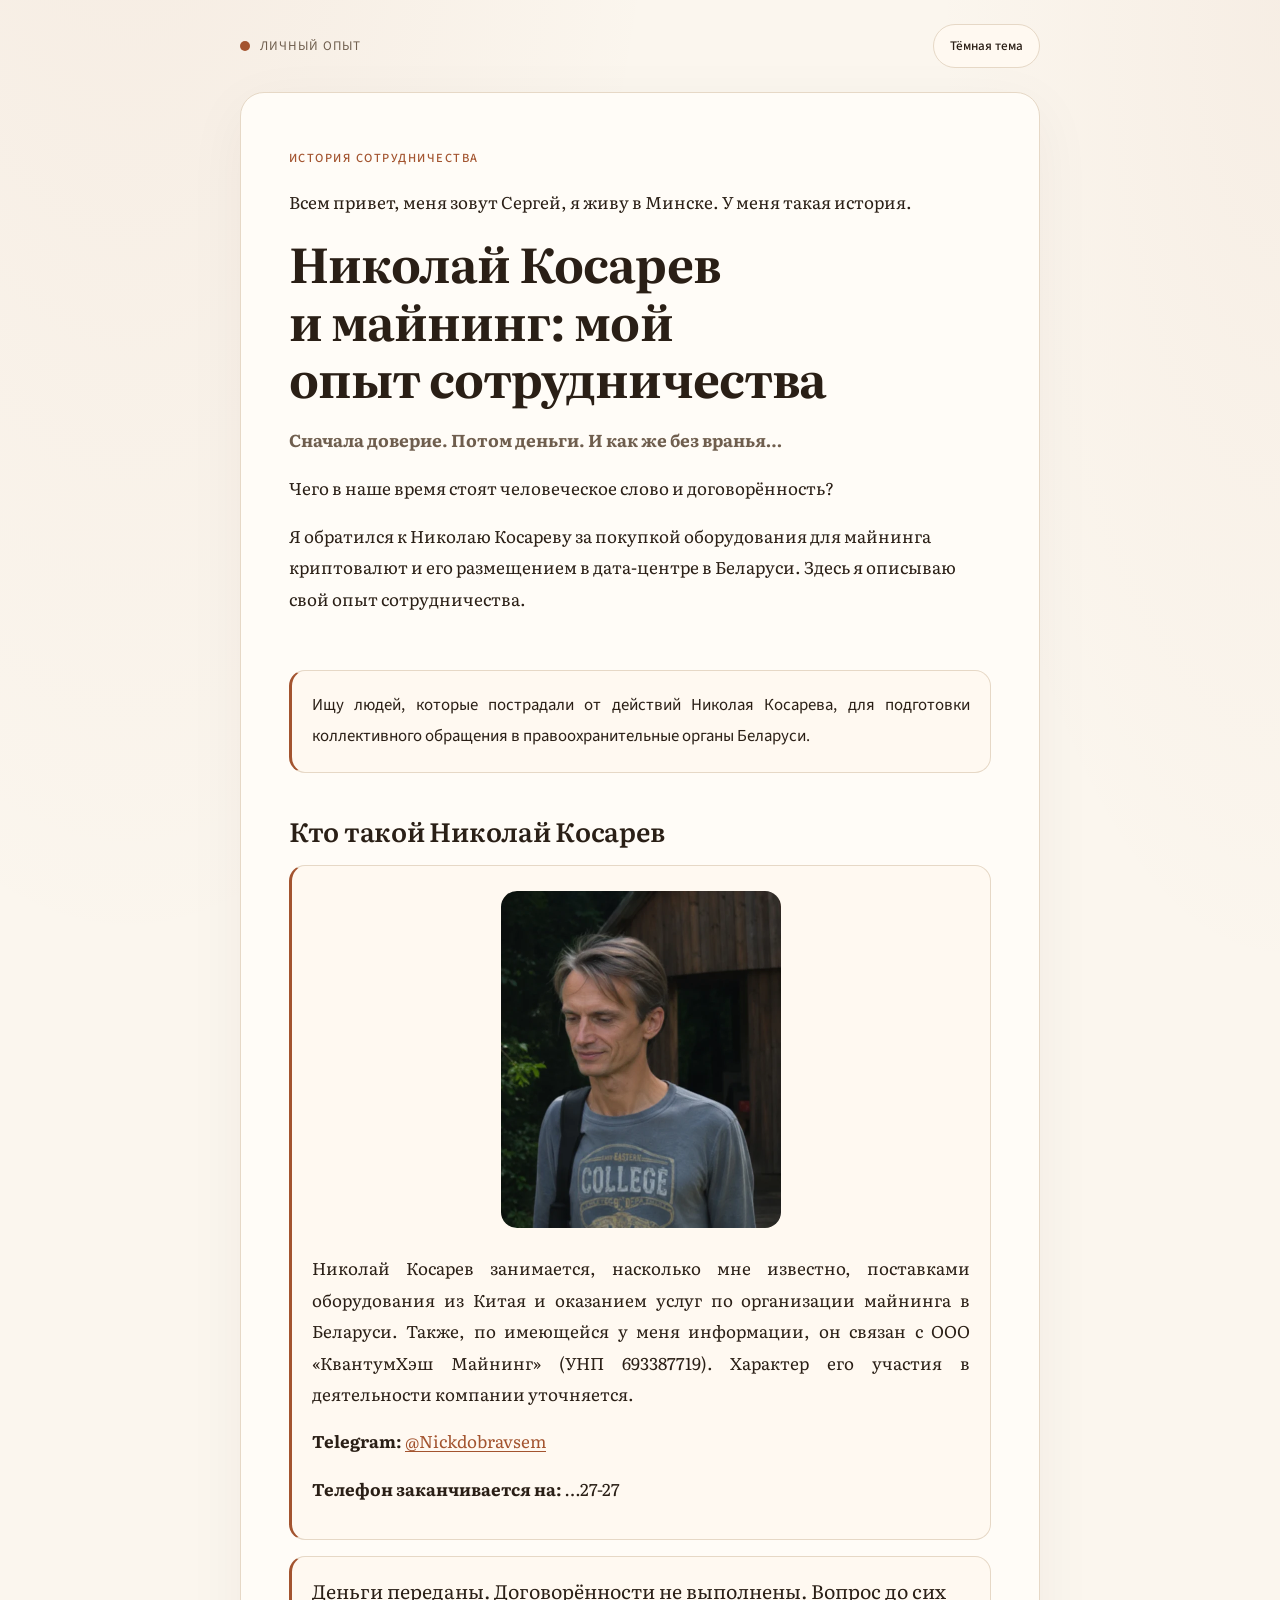
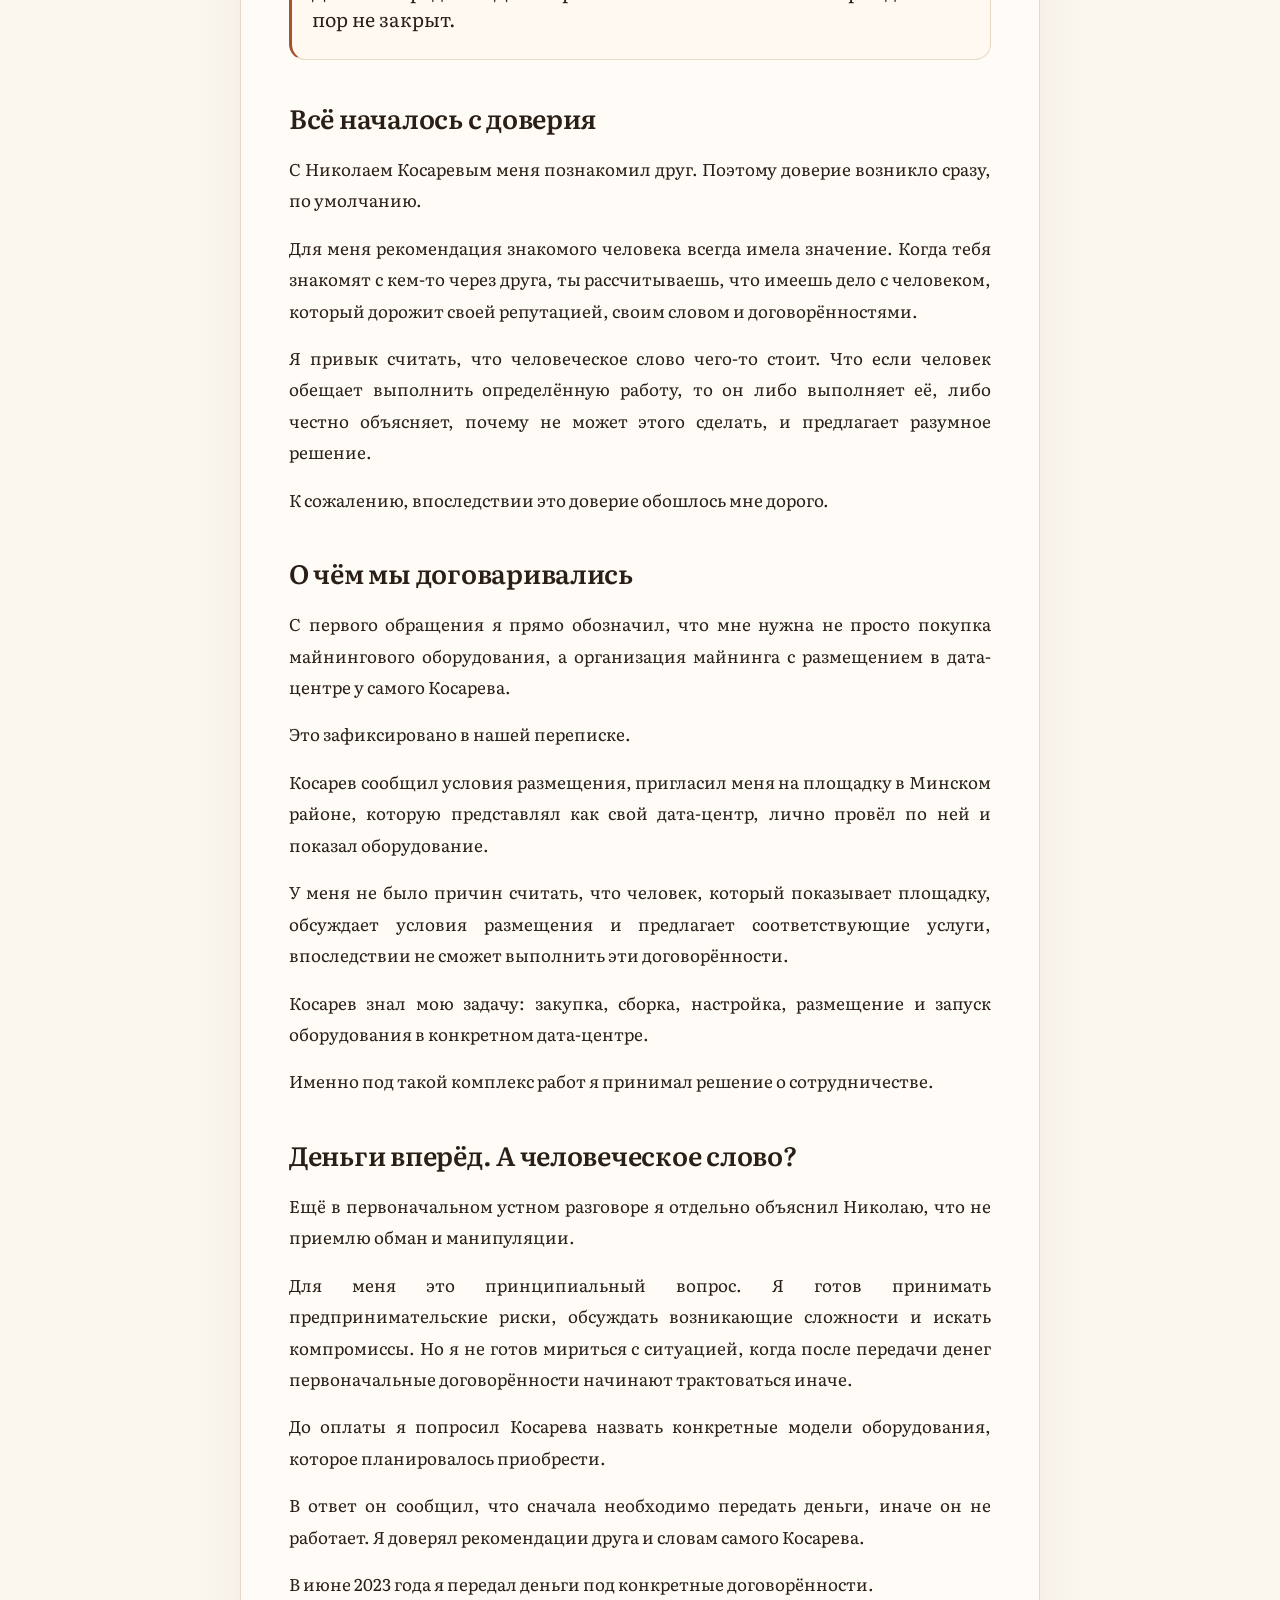
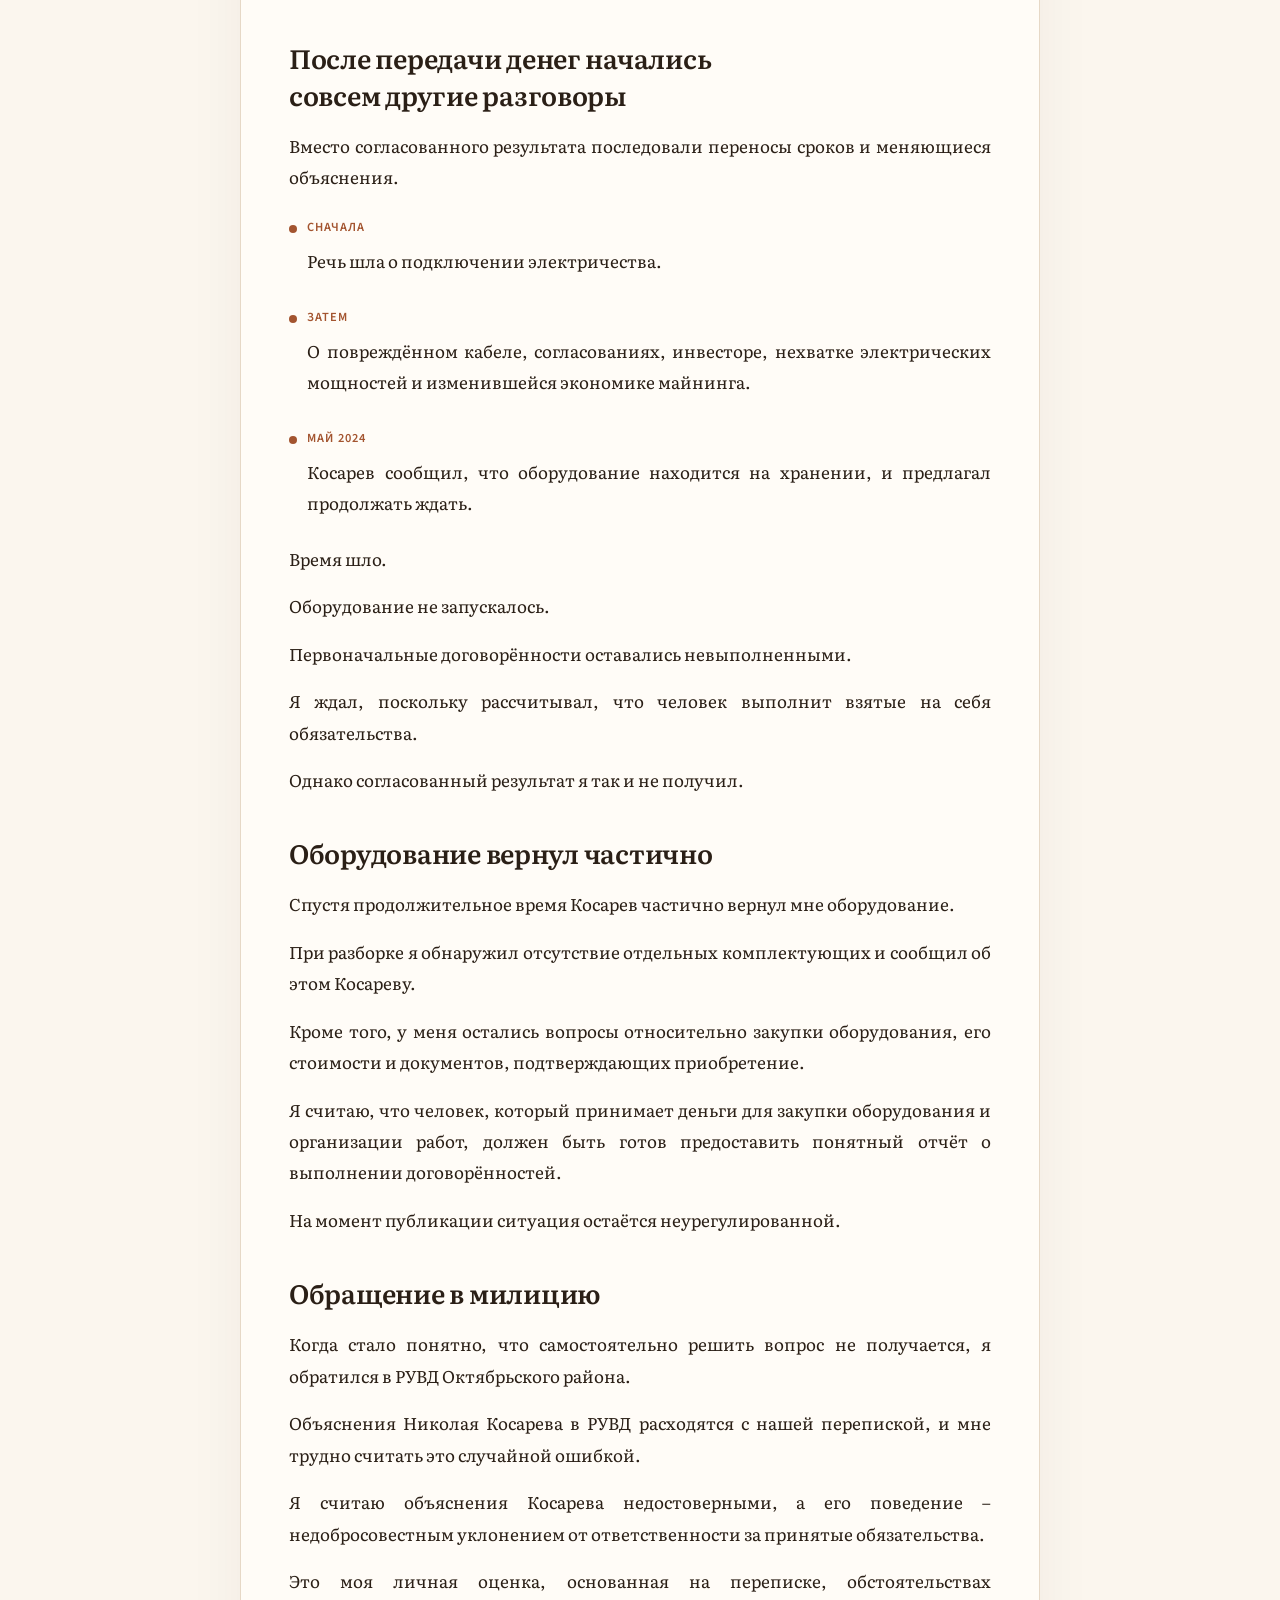
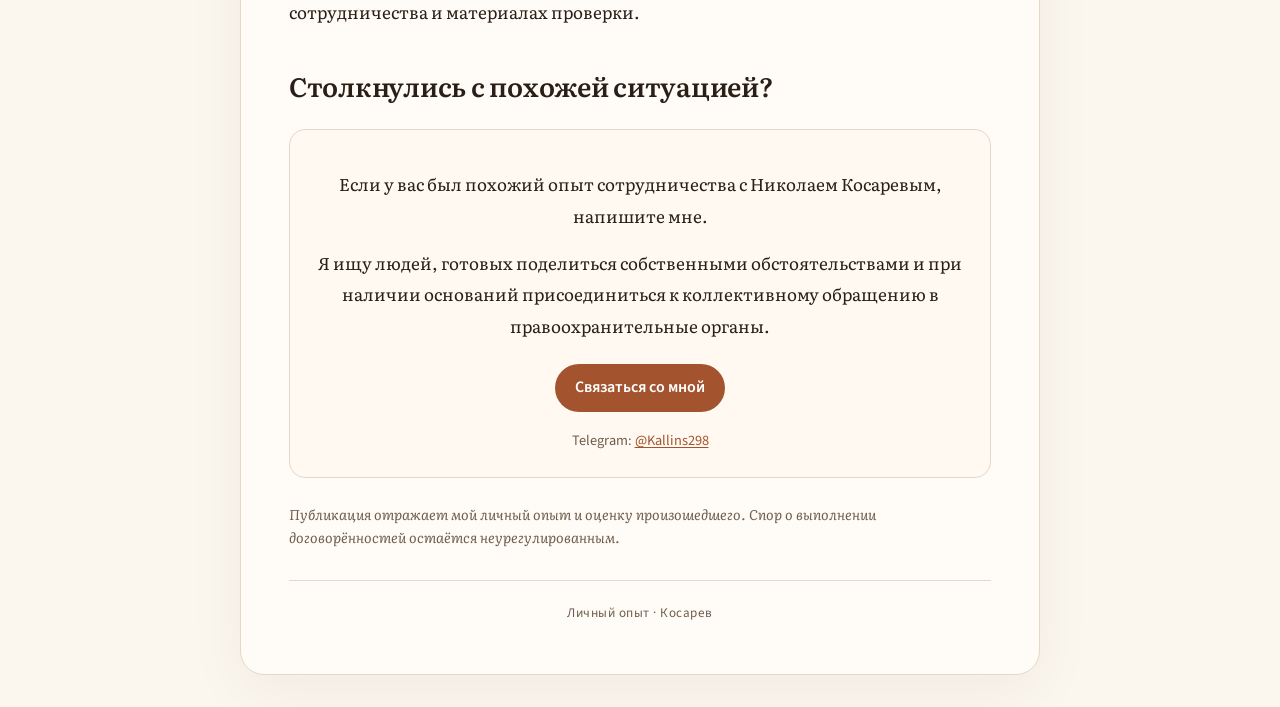
<file: index.html>
<!DOCTYPE html>
<html lang="ru" data-theme="light">

<head>
  <meta charset="UTF-8" />
  <meta name="viewport" content="width=device-width, initial-scale=1.0" />
  <meta name="description"
    content="Личный опыт сотрудничества с Николаем Косаревым: деньги переданы, договорённости не выполнены. Ищу людей с похожей ситуацией для коллективного обращения.">
  <meta name="robots" content="index, follow" />
  <link rel="canonical" href="https://kosarevattention.org/" />
  <meta name="color-scheme" content="light dark" />
  <meta name="theme-color" content="#FBF6EE" media="(prefers-color-scheme: light)" />
  <meta name="theme-color" content="#1A1511" media="(prefers-color-scheme: dark)" />

  <link rel="icon" href="favicon.svg" type="image/svg+xml">
  <link rel="stylesheet" href="styles.css" />

  <title>Николай Косарев и майнинг в Беларуси: личный опыт</title>

  <link rel="preconnect" href="https://fonts.googleapis.com" />
  <link rel="preconnect" href="https://fonts.gstatic.com" crossorigin />
  <link href="https://fonts.googleapis.com/css2?family=Literata:ital,opsz,wght@0,7..72,400;0,7..72,600;0,7..72,700;1,7..72,400&family=Source+Sans+3:wght@400;500;600&display=swap" rel="stylesheet" />
  <script>
    (function () {
      try {
        var saved = localStorage.getItem("theme");
        if (saved === "dark" || saved === "light") {
          document.documentElement.setAttribute("data-theme", saved);
        }
      } catch (e) {}
    })();
  </script>
</head>

<body>
  <header class="site-header">
    <a class="mark" href="#top" aria-label="К началу страницы">
      <span class="mark-dot" aria-hidden="true"></span>
      <span class="mark-name">Личный опыт</span>
    </a>
    <div class="header-actions">
      <button class="theme-toggle" type="button" id="theme-toggle" aria-label="Переключить тему">
        Тёмная тема
      </button>
    </div>
  </header>

  <main class="container" id="top">

    <section class="hero">
      <p class="kicker">История сотрудничества</p>
      <p>Всем привет, меня зовут Сергей, я живу в Минске. У меня такая история.</p>
      <h1>Николай Косарев и майнинг: мой опыт сотрудничества</h1>
      <p class="lede"><strong>Сначала доверие. Потом деньги. И как же без вранья…</strong></p>
      <p>Чего в наше время стоят человеческое слово и договорённость?</p>
      <p>Я обратился к Николаю Косареву за покупкой оборудования для майнинга криптовалют и его размещением в дата-центре в Беларуси. Здесь я описываю свой опыт сотрудничества.</p>
    </section>

    <div class="card callout">
      <p>Ищу людей, которые пострадали от действий Николая Косарева, для подготовки коллективного обращения в
        правоохранительные органы Беларуси.</p>
    </div>

    <h2 id="kto">Кто такой Николай Косарев</h2>

    <div class="card">
      <div class="card-media">
        <img class="portrait" src="assets/nikolay-kosarev.webp" alt="Николай Косарев" width="560" height="673">
      </div>
      <p>Николай Косарев занимается, насколько мне известно, поставками оборудования из Китая и оказанием услуг по
        организации майнинга в Беларуси. Также, по имеющейся у меня информации, он связан с ООО «КвантумХэш Майнинг»
        (УНП 693387719). Характер его участия в деятельности компании уточняется.</p>
      <p><strong>Telegram:</strong> <a href="https://t.me/Nickdobravsem" target="_blank" rel="noopener">@Nickdobravsem</a></p>
      <p><strong>Телефон заканчивается на:</strong> …27-27</p>
    </div>

    <div class="card">
      <p class="pull">Деньги переданы. Договорённости не выполнены. Вопрос до сих пор не закрыт.</p>
    </div>

    <h2 id="doverie">Всё началось с доверия</h2>

    <p>С Николаем Косаревым меня познакомил друг. Поэтому доверие возникло сразу, по умолчанию.</p>

    <p>Для меня рекомендация знакомого человека всегда имела значение. Когда тебя знакомят с кем-то через друга, ты
      рассчитываешь, что имеешь дело с человеком, который дорожит своей репутацией, своим словом и договорённостями.</p>

    <p>Я привык считать, что человеческое слово чего-то стоит. Что если человек обещает выполнить определённую работу,
      то он либо выполняет её, либо честно объясняет, почему не может этого сделать, и предлагает разумное решение.</p>

    <p>К сожалению, впоследствии это доверие обошлось мне дорого.</p>

    <h2 id="dogovor">О чём мы договаривались</h2>

    <p>С первого обращения я прямо обозначил, что мне нужна не просто покупка майнингового оборудования, а организация
      майнинга с размещением в дата-центре у самого Косарева.</p>

    <p>Это зафиксировано в нашей переписке.</p>

    <p>Косарев сообщил условия размещения, пригласил меня на площадку в Минском районе, которую представлял как свой
      дата-центр, лично провёл по ней и показал оборудование.</p>

    <p>У меня не было причин считать, что человек, который показывает площадку, обсуждает условия размещения и предлагает
      соответствующие услуги, впоследствии не сможет выполнить эти договорённости.</p>

    <p>Косарев знал мою задачу: закупка, сборка, настройка, размещение и запуск оборудования в конкретном дата-центре.</p>

    <p>Именно под такой комплекс работ я принимал решение о сотрудничестве.</p>

    <h2>Деньги вперёд. А человеческое слово?</h2>

    <p>Ещё в первоначальном устном разговоре я отдельно объяснил Николаю, что не приемлю обман и манипуляции.</p>

    <p>Для меня это принципиальный вопрос. Я готов принимать предпринимательские риски, обсуждать возникающие сложности
      и искать компромиссы. Но я не готов мириться с ситуацией, когда после передачи денег первоначальные договорённости
      начинают трактоваться иначе.</p>

    <p>До оплаты я попросил Косарева назвать конкретные модели оборудования, которое планировалось приобрести.</p>

    <p>В ответ он сообщил, что сначала необходимо передать деньги, иначе он не работает. Я доверял рекомендации друга и
      словам самого Косарева.</p>

    <p>В июне 2023 года я передал деньги под конкретные договорённости.</p>

    <h2 id="posle">После передачи денег начались совсем другие разговоры</h2>

    <p>Вместо согласованного результата последовали переносы сроков и меняющиеся объяснения.</p>

    <ol class="timeline">
      <li class="timeline-item">
        <div class="timeline-date">Сначала</div>
        <p>Речь шла о подключении электричества.</p>
      </li>
      <li class="timeline-item">
        <div class="timeline-date">Затем</div>
        <p>О повреждённом кабеле, согласованиях, инвесторе, нехватке электрических мощностей и изменившейся экономике
          майнинга.</p>
      </li>
      <li class="timeline-item">
        <div class="timeline-date">Май 2024</div>
        <p>Косарев сообщил, что оборудование находится на хранении, и предлагал продолжать ждать.</p>
      </li>
    </ol>

    <p>Время шло.</p>

    <p>Оборудование не запускалось.</p>

    <p>Первоначальные договорённости оставались невыполненными.</p>

    <p>Я ждал, поскольку рассчитывал, что человек выполнит взятые на себя обязательства.</p>

    <p>Однако согласованный результат я так и не получил.</p>

    <h2>Оборудование вернул частично</h2>

    <p>Спустя продолжительное время Косарев частично вернул мне оборудование.</p>

    <p>При разборке я обнаружил отсутствие отдельных комплектующих и сообщил об этом Косареву.</p>

    <p>Кроме того, у меня остались вопросы относительно закупки оборудования, его стоимости и документов, подтверждающих
      приобретение.</p>

    <p>Я считаю, что человек, который принимает деньги для закупки оборудования и организации работ, должен быть готов
      предоставить понятный отчёт о выполнении договорённостей.</p>

    <p>На момент публикации ситуация остаётся неурегулированной.</p>

    <h2 id="miliciya">Обращение в милицию</h2>

    <p>Когда стало понятно, что самостоятельно решить вопрос не получается, я обратился в РУВД Октябрьского района.</p>

    <p>Объяснения Николая Косарева в РУВД расходятся с нашей перепиской, и мне трудно считать это случайной ошибкой.</p>

    <p>Я считаю объяснения Косарева недостоверными, а его поведение – недобросовестным уклонением от ответственности за
      принятые обязательства.</p>

    <p>Это моя личная оценка, основанная на переписке, обстоятельствах сотрудничества и материалах проверки.</p>

    <h2 id="svyaz">Столкнулись с похожей ситуацией?</h2>

    <div class="contacts">
      <p>Если у вас был похожий опыт сотрудничества с Николаем Косаревым, напишите мне.</p>
      <p>Я ищу людей, готовых поделиться собственными обстоятельствами и при наличии оснований присоединиться к
        коллективному обращению в правоохранительные органы.</p>
      <p>
        <a class="contact-btn" href="https://t.me/Kallins298" target="_blank" rel="noopener">Связаться со мной</a>
      </p>
      <p class="card-note">Telegram: <a href="https://t.me/Kallins298" target="_blank" rel="noopener">@Kallins298</a></p>
    </div>

    <div class="disclaimer">
      Публикация отражает мой личный опыт и оценку произошедшего. Спор о выполнении договорённостей остаётся
      неурегулированным.
    </div>

    <footer>
      Личный опыт · Косарев
    </footer>

  </main>

  <script src="theme.js"></script>
</body>

</html>
</file>
<file: styles.css>
*,
*::before,
*::after {
  box-sizing: border-box;
}

:root {
  --bg: #FBF6EE;
  --ink: #2A1F16;
  --muted: #6F5E4E;
  --accent: #A3542F;
  --line: #E6D8C6;
  --surface: #FFF9F1;
  --serif: "Literata", Georgia, "Times New Roman", serif;
  --sans: "Source Sans 3", system-ui, sans-serif;
  --measure: 800px;
  --paper: #FFFCF7;
  --shadow: 0 16px 60px rgba(67, 43, 24, 0.05);
}

html[data-theme="dark"] {
  --bg: #1A1511;
  --ink: #F0E6D8;
  --muted: #C4B3A1;
  --accent: #E08A62;
  --line: #3A3028;
  --surface: #231C17;
  --paper: #1E1915;
  --shadow: 0 16px 60px rgba(0, 0, 0, 0.12);
}

html {
  scroll-behavior: smooth;
  -webkit-text-size-adjust: 100%;
}

body {
  margin: 0;
  min-height: 100%;
  background:
    radial-gradient(ellipse 80% 50% at 10% -10%, rgba(163, 84, 47, 0.08), transparent 55%),
    radial-gradient(ellipse 60% 40% at 100% 0%, rgba(163, 84, 47, 0.05), transparent 45%),
    var(--bg);
  color: var(--ink);
  font-family: var(--serif);
  font-size: 17px;
  line-height: 1.85;
  transition: background 0.25s ease, color 0.25s ease;
}

html[data-theme="dark"] body {
  background:
    radial-gradient(ellipse 80% 50% at 10% -10%, rgba(224, 138, 98, 0.1), transparent 55%),
    radial-gradient(ellipse 60% 40% at 100% 0%, rgba(224, 138, 98, 0.06), transparent 45%),
    var(--bg);
}

a {
  color: var(--accent);
  text-underline-offset: 0.15em;
}

a:hover {
  text-decoration-thickness: 2px;
}

.site-header {
  display: flex;
  align-items: center;
  justify-content: space-between;
  gap: 1rem;
  max-width: var(--measure);
  margin: 0 auto;
  padding: 1.5rem 0;
}

.mark {
  display: flex;
  align-items: center;
  gap: 0.6rem;
  color: inherit;
  text-decoration: none;
}

.mark:hover {
  text-decoration: none;
}

.mark-dot {
  width: 10px;
  height: 10px;
  border-radius: 50%;
  background: var(--accent);
  flex-shrink: 0;
}

.mark-name {
  font-family: var(--sans);
  font-size: 0.82rem;
  letter-spacing: 0.08em;
  text-transform: uppercase;
  color: var(--muted);
}

.header-actions {
  display: flex;
  align-items: center;
  gap: 0.75rem;
  margin-left: auto;
}

.theme-toggle {
  border: 1px solid var(--line);
  background: var(--surface);
  color: var(--ink);
  border-radius: 999px;
  min-height: 44px;
  padding: 0.5rem 1rem;
  cursor: pointer;
  font-family: var(--sans);
  font-size: 0.82rem;
  font-weight: 500;
  transition: border-color 0.2s ease, background 0.2s ease;
}

.theme-toggle:hover {
  border-color: var(--accent);
}

.theme-toggle:focus-visible {
  outline: 2px solid var(--accent);
  outline-offset: 2px;
}

.site-nav {
  display: flex;
  flex-wrap: wrap;
  gap: 0.5rem;
  margin: 0 0 1.75rem;
  padding: 1.25rem 0;
  border-top: 1px solid var(--line);
  border-bottom: 1px solid var(--line);
  font-family: var(--sans);
}

.site-nav a {
  display: inline-flex;
  align-items: center;
  justify-content: center;
  min-height: 44px;
  padding: 0.45rem 0.85rem;
  border: 1px solid var(--line);
  border-radius: 999px;
  background: var(--surface);
  color: var(--ink);
  font-size: 0.85rem;
  font-weight: 600;
  letter-spacing: 0.01em;
  text-decoration: none;
  transition: border-color 0.2s ease, background 0.2s ease, color 0.2s ease;
  -webkit-tap-highlight-color: transparent;
}

.site-nav a:hover {
  border-color: var(--accent);
  color: var(--accent);
  text-decoration: none;
}

.site-nav a:focus-visible {
  outline: 2px solid var(--accent);
  outline-offset: 2px;
}

.container {
  max-width: var(--measure);
  margin: 0 auto 2rem;
  padding: clamp(1.25rem, 5vw, 3rem);
  background: var(--paper);
  border: 1px solid var(--line);
  border-radius: 24px;
  box-shadow: var(--shadow);
}

.hero {
  padding: 0.4rem 0 1.5rem;
}

.kicker {
  font-family: var(--sans);
  font-size: 0.78rem;
  letter-spacing: 0.12em;
  text-transform: uppercase;
  color: var(--accent);
  margin: 0 0 1rem;
  font-weight: 500;
}

.hero h1 {
  font-family: var(--serif);
  font-weight: 700;
  font-size: clamp(1.9rem, 5.5vw, 3rem);
  text-wrap: balance;
  line-height: 1.2;
  margin: 0 0 1.1rem;
  letter-spacing: -0.02em;
}

.lede {
  font-size: 1.08rem;
  color: var(--muted);
  margin: 0;
  width: 100%;
}

h2 {
  font-family: var(--serif);
  font-size: clamp(1.3rem, 3.8vw, 1.65rem);
  line-height: 1.4;
  text-wrap: balance;
  font-weight: 600;
  margin: 2.5rem 0 1rem;
  letter-spacing: -0.01em;
  scroll-margin-top: 1.5rem;
}

h3 {
  font-family: var(--serif);
  font-size: 1.08rem;
  font-weight: 600;
  margin: 0 0 0.55rem;
  color: var(--ink);
}

p {
  margin: 1rem 0;
  overflow-wrap: anywhere;
}

/* Russian automatic hyphenation keeps justified lines readable on phones. */
.container p {
  text-align: justify;
  text-justify: inter-word;
  -webkit-hyphens: auto;
  hyphens: auto;
}

.container .hero p,
.container .pull {
  text-align: start;
}

.callout p {
  margin: 0;
}

.callout {
  font-family: var(--sans);
  font-size: 1.05rem;
}

::selection {
  background: var(--accent);
  color: var(--bg);
}

.card {
  background: var(--surface);
  border: 1px solid var(--line);
  border-left: 3px solid var(--accent);
  border-radius: 16px;
  padding: 1.2rem 1.25rem;
  margin: 1rem 0;
}

.card img {
  max-width: 100%;
  height: auto;
  border-radius: 12px;
}

.card-media {
  text-align: center;
  margin: 0.35rem 0 1rem;
}

.card-media img.portrait {
  width: 280px;
  border-radius: 16px;
}

.pull {
  font-size: 1.22rem;
  line-height: 1.45;
  margin: 0 0 0.4rem;
}

.contact-btn {
  display: inline-flex;
  align-items: center;
  justify-content: center;
  min-height: 48px;
  margin-top: 0.4rem;
  padding: 0.55rem 1.25rem;
  border-radius: 999px;
  background: var(--accent);
  color: #fff;
  font-family: var(--sans);
  font-size: 1rem;
  font-weight: 600;
  text-decoration: none;
}

.contact-btn:hover {
  text-decoration: none;
  filter: brightness(1.05);
}

html[data-theme="dark"] .contact-btn {
  color: #1A1511;
}

.card-note,
.note {
  font-family: var(--sans);
  font-size: 0.9rem;
  color: var(--muted);
  margin-bottom: 0;
}

.note {
  font-style: italic;
  margin-top: 1rem;
}

.draft {
  font-family: var(--sans);
  font-size: 0.82rem;
  letter-spacing: 0.06em;
  text-transform: uppercase;
  color: var(--accent);
  margin: 0 0 0.45rem;
}

.timeline {
  list-style: none;
  margin: 1.5rem 0;
  padding: 0;
}

.timeline-item {
  position: relative;
  padding: 0 0 1.45rem 1.15rem;
}

.timeline-item:last-child {
  padding-bottom: 0;
}

.timeline-item::before {
  content: "";
  position: absolute;
  left: 0;
  top: 0.55rem;
  width: 8px;
  height: 8px;
  border-radius: 50%;
  background: var(--accent);
}

.timeline-date {
  font-family: var(--sans);
  font-size: 0.78rem;
  letter-spacing: 0.08em;
  text-transform: uppercase;
  color: var(--accent);
  font-weight: 600;
}

.timeline-item p {
  margin: 0.35rem 0 0;
}

details {
  background: var(--surface);
  border: 1px solid var(--line);
  border-radius: 14px;
  padding: 0.85rem 1rem;
  margin: 0.65rem 0;
}

summary {
  font-family: var(--serif);
  font-weight: 600;
  cursor: pointer;
  color: var(--ink);
  font-size: 1.02rem;
  list-style: none;
}

summary::-webkit-details-marker {
  display: none;
}

summary::after {
  content: "+";
  float: right;
  color: var(--accent);
  font-family: var(--sans);
  font-weight: 500;
}

details[open] summary::after {
  content: "−";
}

.details-body {
  margin-top: 0.75rem;
  font-size: 0.98rem;
}

ul {
  padding-left: 1.35rem;
}

li {
  margin: 0.4rem 0;
}

.contacts {
  background: var(--surface);
  border: 1px solid var(--line);
  border-radius: 16px;
  padding: 1.4rem;
  text-align: center;
  margin: 1.5rem 0;
}

.container .contacts p {
  text-align: center;
}

.contacts p:last-child {
  margin-bottom: 0;
}

.disclaimer {
  font-size: 0.88rem;
  color: var(--muted);
  font-style: italic;
  margin: 1.5rem 0;
  line-height: 1.65;
}

footer {
  text-align: center;
  margin-top: 2rem;
  padding-top: 1.25rem;
  border-top: 1px solid var(--line);
  font-family: var(--sans);
  font-size: 0.82rem;
  color: var(--muted);
  letter-spacing: 0.04em;
}

@media (max-width: 860px) {
  .site-header,
  .container {
    width: calc(100% - 2rem);
  }
}

@media (max-width: 480px) {
  body {
    font-size: 16px;
    line-height: 1.8;
  }

  .site-header {
    padding: 0.9rem 0;
  }

  .container {
    width: calc(100% - 1rem);
    border-radius: 18px;
    padding: 1rem;
  }

  .hero {
    padding-top: 0;
  }

  .hero h1 {
    letter-spacing: -0.025em;
  }

  .site-nav {
    display: grid;
    grid-template-columns: repeat(2, minmax(0, 1fr));
  }

  .site-nav a {
    font-size: 0.8rem;
    line-height: 1.4;
    padding: 0.55rem 0.5rem;
    border-radius: 12px;
    text-align: center;
  }

  .card,
  .contacts {
    padding: 1rem;
    border-radius: 12px;
  }

  .pull {
    font-size: 1.12rem;
  }

  .contact-btn {
    display: flex;
    width: 100%;
  }

  h2 {
    margin-top: 2rem;
  }
}

@media (prefers-reduced-motion: reduce) {
  html {
    scroll-behavior: auto;
  }

  body,
  .theme-toggle {
    transition: none;
  }
}
</file>
